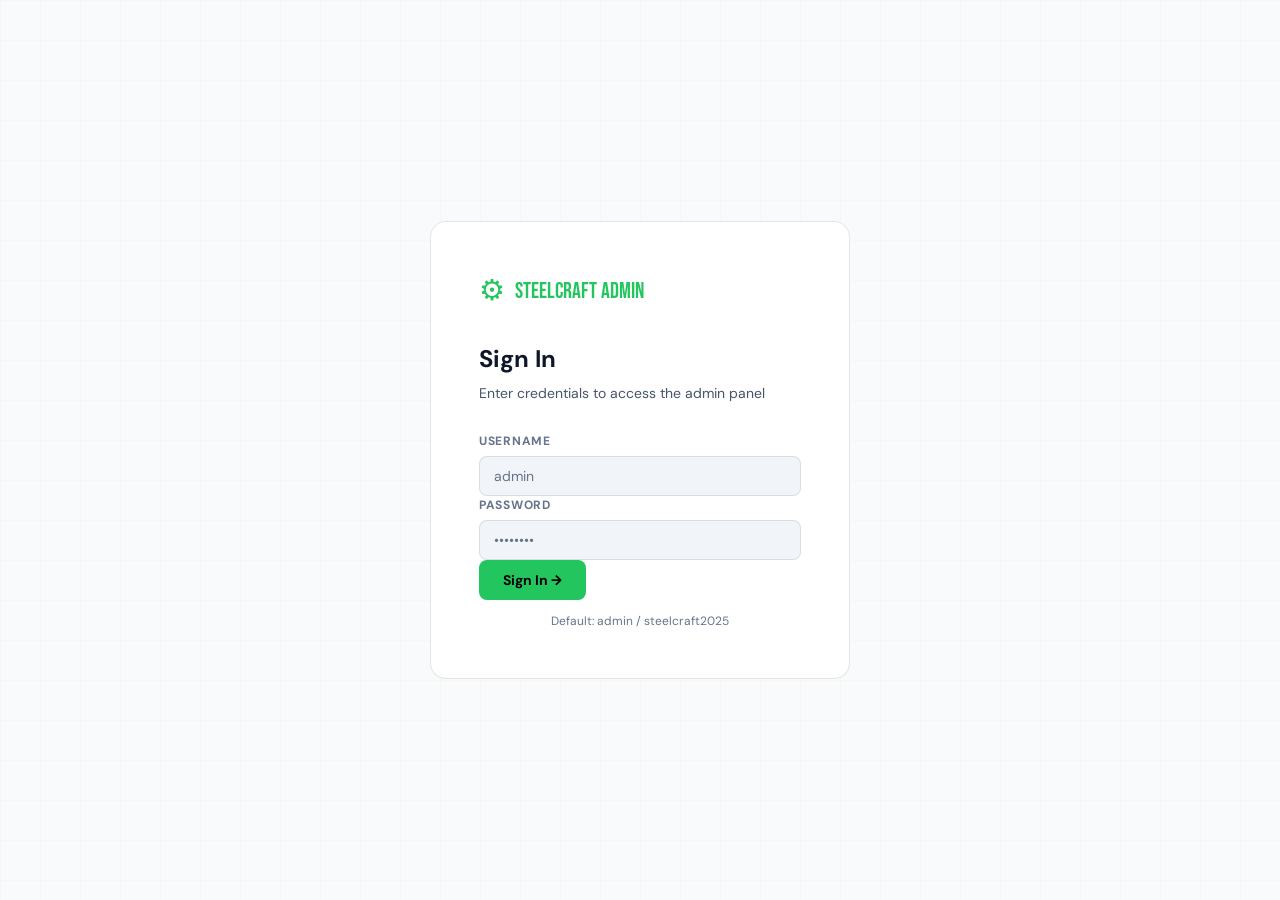
<file: Admin.html>
<!DOCTYPE html>
<html lang="en">
<head>
  <meta charset="UTF-8" />
  <meta name="viewport" content="width=device-width, initial-scale=1.0" />
  <title>SteelCraft Admin Panel</title>
  <link rel="preconnect" href="https://fonts.googleapis.com" />
  <link href="https://fonts.googleapis.com/css2?family=Bebas+Neue&family=DM+Sans:wght@300;400;500;600;700&family=DM+Mono:wght@400;500&display=swap" rel="stylesheet" />
  <link rel="stylesheet" href="admin.css" />
</head>
<body>

<!-- LOGIN SCREEN -->
<div id="loginScreen" class="login-screen">
  <div class="login-box">
    <div class="login-logo">
      <span>⚙</span>
      <span class="logo-text">STEEL<em>CRAFT</em> ADMIN</span>
    </div>
    <h2>Sign In</h2>
    <p class="login-sub">Enter credentials to access the admin panel</p>
    <div class="login-form">
      <div class="field-group">
        <label>Username</label>
        <input type="text" id="loginUser" placeholder="admin" />
      </div>
      <div class="field-group">
        <label>Password</label>
        <input type="password" id="loginPass" placeholder="••••••••" />
      </div>
      <div class="login-error hidden" id="loginError">Invalid credentials. Try: admin / steelcraft2025</div>
      <button class="btn-primary" onclick="doLogin()">Sign In →</button>
      <p class="login-hint">Default: admin / steelcraft2025</p>
    </div>
  </div>
</div>

<!-- ADMIN APP -->
<div id="adminApp" class="admin-app hidden">

  <!-- Sidebar -->
  <aside class="sidebar" id="sidebar">
    <div class="sb-logo">
      <span>⚙</span>
      <span class="logo-text">STEEL<em>CRAFT</em></span>
    </div>
    <nav class="sb-nav">
      <button class="sb-link active" data-panel="dashboard">📊 Dashboard</button>
      <button class="sb-link" data-panel="machines">⚙️ Machines</button>
      <button class="sb-link" data-panel="gallery">🖼️ Gallery</button>
      <button class="sb-link" data-panel="reviews">⭐ Reviews</button>
      <button class="sb-link" data-panel="settings">⚙ Settings</button>
    </nav>
    <div class="sb-bottom">
      <a href="../index.html" target="_blank" class="sb-link">🌐 View Website</a>
      <button class="sb-link" onclick="logout()">🚪 Logout</button>
    </div>
  </aside>

  <!-- Main -->
  <main class="admin-main">
    <header class="admin-header">
      <button class="sidebar-toggle" id="sidebarToggle">☰</button>
      <div class="ah-title" id="panelTitle">Dashboard</div>
      <div class="ah-right">
        <span class="ah-user">👤 Admin</span>
        <button class="btn-save" id="globalSave" onclick="saveAll()">💾 Save Changes</button>
      </div>
    </header>

    <!-- DASHBOARD -->
    <div class="panel active" id="panel-dashboard">
      <div class="dash-stats">
        <div class="dash-card">
          <div class="dc-icon">⚙️</div>
          <div class="dc-num" id="statMachines">0</div>
          <div class="dc-label">Machines Listed</div>
        </div>
        <div class="dash-card">
          <div class="dc-icon">🖼️</div>
          <div class="dc-num" id="statPhotos">0</div>
          <div class="dc-label">Gallery Photos</div>
        </div>
        <div class="dash-card">
          <div class="dc-icon">⭐</div>
          <div class="dc-num" id="statReviews">0</div>
          <div class="dc-label">Customer Reviews</div>
        </div>
        <div class="dash-card">
          <div class="dc-icon">🎥</div>
          <div class="dc-num" id="statVideos">0</div>
          <div class="dc-label">Videos</div>
        </div>
      </div>
      <div class="dash-actions">
        <h3>Quick Actions</h3>
        <div class="qa-grid">
          <button class="qa-btn" onclick="switchPanel('machines')">➕ Add Machine</button>
          <button class="qa-btn" onclick="switchPanel('gallery')">📷 Upload Photo</button>
          <button class="qa-btn" onclick="switchPanel('reviews')">💬 Add Review</button>
          <button class="qa-btn" onclick="exportData()">📤 Export Data</button>
        </div>
      </div>
      <div class="dash-recent">
        <h3>Recently Added Machines</h3>
        <div class="recent-list" id="recentMachines"></div>
      </div>
    </div>

    <!-- MACHINES PANEL -->
    <div class="panel" id="panel-machines">
      <div class="panel-toolbar">
        <h2>Manage Machines</h2>
        <button class="btn-primary" onclick="showAddMachineForm()">➕ Add New Machine</button>
      </div>

      <!-- Machine Form -->
      <div class="form-card hidden" id="machineFormCard">
        <h3 id="mFormTitle">Add New Machine</h3>
        <input type="hidden" id="mFormId" />
        <div class="form-grid">
          <div class="field-group">
            <label>Machine Name *</label>
            <input type="text" id="mName" placeholder="CNC Turning Center TC-500" />
          </div>
          <div class="field-group">
            <label>Category *</label>
            <select id="mCategory">
              <option value="cnc">CNC</option>
              <option value="lathe">Lathe</option>
              <option value="welding">Welding</option>
              <option value="press">Press</option>
              <option value="drilling">Drilling</option>
              <option value="other">Other</option>
            </select>
          </div>
          <div class="field-group">
            <label>Category Label</label>
            <input type="text" id="mCategoryLabel" placeholder="CNC Machine" />
          </div>
          <div class="field-group">
            <label>Price *</label>
            <input type="text" id="mPrice" placeholder="₹18,50,000" />
          </div>
          <div class="field-group">
            <label>Badge (optional)</label>
            <input type="text" id="mBadge" placeholder="BESTSELLER / HOT / PREMIUM" />
          </div>
          <div class="field-group">
            <label>Stock Status</label>
            <select id="mStock">
              <option value="in">In Stock</option>
              <option value="out">Out of Stock</option>
            </select>
          </div>
        </div>
        <div class="field-group full">
          <label>Description *</label>
          <textarea id="mDesc" rows="3" placeholder="Detailed description of the machine..."></textarea>
        </div>
        <div class="field-group full">
          <label>Main Image URL *</label>
          <input type="url" id="mImage" placeholder="https://images.unsplash.com/..." />
        </div>
        <div class="field-group full">
          <label>Gallery Images (one URL per line)</label>
          <textarea id="mGallery" rows="4" placeholder="https://...&#10;https://...&#10;https://..."></textarea>
        </div>
        <div class="field-group full">
          <label>Technical Specifications (Key: Value, one per line)</label>
          <textarea id="mSpecs" rows="6" placeholder="Max Swing Diameter: 500 mm&#10;Spindle Speed: 3500 RPM&#10;Weight: 4200 kg"></textarea>
        </div>
        <div class="form-actions">
          <button class="btn-primary" onclick="saveMachine()">💾 Save Machine</button>
          <button class="btn-ghost" onclick="cancelMachineForm()">Cancel</button>
        </div>
      </div>

      <!-- Machines List -->
      <div class="machines-table" id="machinesTable"></div>
    </div>

    <!-- GALLERY PANEL -->
    <div class="panel" id="panel-gallery">
      <div class="panel-toolbar">
        <h2>Manage Gallery</h2>
      </div>
      <div class="gallery-admin-tabs">
        <button class="ga-tab active" data-gtab="photos">📷 Photos</button>
        <button class="ga-tab" data-gtab="videos">🎥 Videos</button>
      </div>

      <!-- Photos -->
      <div id="ga-photos">
        <div class="add-photo-form form-card">
          <h3>Add Photo</h3>
          <div class="form-grid">
            <div class="field-group">
              <label>Image URL *</label>
              <input type="url" id="gPhotoUrl" placeholder="https://images.unsplash.com/..." />
            </div>
            <div class="field-group">
              <label>Caption</label>
              <input type="text" id="gPhotoCaption" placeholder="Workshop floor, Machine view..." />
            </div>
          </div>
          <button class="btn-primary" onclick="addPhoto()">➕ Add Photo</button>
        </div>
        <div class="gallery-admin-grid" id="galleryAdminGrid"></div>
      </div>

      <!-- Videos -->
      <div id="ga-videos" class="hidden">
        <div class="add-photo-form form-card">
          <h3>Add YouTube Video</h3>
          <div class="form-grid">
            <div class="field-group">
              <label>YouTube Video ID *</label>
              <input type="text" id="gVideoId" placeholder="dQw4w9WgXcQ (from youtube.com/watch?v=...)" />
            </div>
            <div class="field-group">
              <label>Caption</label>
              <input type="text" id="gVideoCaption" placeholder="Machine demo, Customer review..." />
            </div>
          </div>
          <button class="btn-primary" onclick="addVideo()">➕ Add Video</button>
        </div>
        <div class="gallery-admin-grid" id="videoAdminGrid"></div>
      </div>
    </div>

    <!-- REVIEWS PANEL -->
    <div class="panel" id="panel-reviews">
      <div class="panel-toolbar">
        <h2>Manage Reviews</h2>
        <button class="btn-primary" onclick="showAddReviewForm()">➕ Add Review</button>
      </div>
      <div class="form-card hidden" id="reviewFormCard">
        <h3 id="rFormTitle">Add Review</h3>
        <input type="hidden" id="rFormIdx" value="-1" />
        <div class="form-grid">
          <div class="field-group">
            <label>Customer Name *</label>
            <input type="text" id="rName" placeholder="Rajesh Mehta" />
          </div>
          <div class="field-group">
            <label>Company & Location</label>
            <input type="text" id="rCompany" placeholder="Mehta Auto Parts, Pune" />
          </div>
          <div class="field-group">
            <label>Rating (1–5) *</label>
            <select id="rRating">
              <option value="5">★★★★★ (5)</option>
              <option value="4">★★★★☆ (4)</option>
              <option value="3">★★★☆☆ (3)</option>
              <option value="2">★★☆☆☆ (2)</option>
              <option value="1">★☆☆☆☆ (1)</option>
            </select>
          </div>
          <div class="field-group">
            <label>Product Purchased</label>
            <input type="text" id="rProduct" placeholder="CNC Turning Center TC-500" />
          </div>
        </div>
        <div class="field-group full">
          <label>Review Text *</label>
          <textarea id="rText" rows="4" placeholder="Customer's review..."></textarea>
        </div>
        <div class="form-actions">
          <button class="btn-primary" onclick="saveReview()">💾 Save Review</button>
          <button class="btn-ghost" onclick="cancelReviewForm()">Cancel</button>
        </div>
      </div>
      <div class="reviews-admin-list" id="reviewsAdminList"></div>
    </div>

    <!-- SETTINGS PANEL -->
    <div class="panel" id="panel-settings">
      <h2>Site Settings</h2>
      <div class="form-card">
        <h3>Contact Information</h3>
        <div class="form-grid">
          <div class="field-group">
            <label>Phone / WhatsApp Number</label>
            <input type="text" id="setPhone" placeholder="+91 98765 43210" />
          </div>
          <div class="field-group">
            <label>Email Address</label>
            <input type="email" id="setEmail" placeholder="info@steelcraftworkshop.com" />
          </div>
          <div class="field-group full">
            <label>Address</label>
            <input type="text" id="setAddress" placeholder="12 Industrial Estate, Asansol – 713301" />
          </div>
        </div>
        <div class="form-actions">
          <button class="btn-primary" onclick="saveSettings()">💾 Save Settings</button>
        </div>
      </div>
      <div class="form-card" style="margin-top:24px">
        <h3>Data Management</h3>
        <div class="qa-grid">
          <button class="qa-btn" onclick="exportData()">📤 Export JSON</button>
          <button class="qa-btn danger" onclick="resetData()">🗑️ Reset to Default</button>
        </div>
        <p style="color:var(--text3);font-size:.8rem;margin-top:16px">All data is stored in your browser's localStorage. Export regularly to keep a backup.</p>
      </div>
      <div class="form-card" style="margin-top:24px">
        <h3>Change Password</h3>
        <div class="form-grid">
          <div class="field-group">
            <label>New Username</label>
            <input type="text" id="newUser" placeholder="admin" />
          </div>
          <div class="field-group">
            <label>New Password</label>
            <input type="password" id="newPass" placeholder="••••••••" />
          </div>
        </div>
        <button class="btn-primary" onclick="changePassword()">🔒 Update Credentials</button>
      </div>
    </div>

  </main>
</div>

<!-- Toast -->
<div class="toast" id="adminToast"></div>

<script src="data.js"></script>
<script src="admin.js"></script>
</body>
</html>
</file>
<file: admin.css>
/* ═══════════════════════════════════════════════
   STEELCRAFT ADMIN PANEL — CSS
═══════════════════════════════════════════════ */

:root {
  --bg: #f8fafc;
  --bg2: #ffffff;
  --bg3: #f1f5f9;
  --surface: #ffffff;
  --surface2: #f8fafc;
  --border: rgba(0,0,0,0.1);
  --amber: #22c55e;
  --amber-light: #34d399;
  --steel: #64748b;
  --text: #0f172a;
  --text2: #475569;
  --text3: #64748b;
  --green: #22c55e;
  --red: #ef4444;
  --radius: 10px;
  --sidebar-w: 240px;
  --font-body: 'DM Sans', sans-serif;
  --font-display: 'Bebas Neue', sans-serif;
  --font-mono: 'DM Mono', monospace;
  --transition: 0.25s ease;
}

*, *::before, *::after { box-sizing: border-box; margin: 0; padding: 0; }
html, body { height: 100%; }
body { background: var(--bg); color: var(--text); font-family: var(--font-body); font-size: 14px; line-height: 1.5; }
a { color: inherit; text-decoration: none; }
button { cursor: pointer; border: none; background: none; font-family: inherit; font-size: inherit; }
input, select, textarea { font-family: inherit; font-size: inherit; }

::-webkit-scrollbar { width: 5px; }
::-webkit-scrollbar-track { background: var(--bg); }
::-webkit-scrollbar-thumb { background: var(--surface2); border-radius: 3px; }

/* ─── LOGIN ─── */
.login-screen {
  min-height: 100vh; display: flex; align-items: center; justify-content: center;
  background: var(--bg);
  background-image: linear-gradient(rgba(245,158,11,0.04) 1px, transparent 1px),
    linear-gradient(90deg, rgba(245,158,11,0.04) 1px, transparent 1px);
  background-size: 40px 40px;
}
.login-box {
  background: var(--surface); border: 1px solid var(--border);
  border-radius: 16px; padding: 48px; width: 420px; max-width: 90vw;
}
.login-logo {
  display: flex; align-items: center; gap: 10px;
  font-family: var(--font-display); font-size: 1.4rem; margin-bottom: 28px;
  color: var(--amber);
}
.login-logo span:first-child { font-size: 1.8rem; }
.logo-text em { color: var(--amber); font-style: normal; }
.login-box h2 { font-size: 1.5rem; margin-bottom: 6px; }
.login-sub { color: var(--text2); font-size: 0.875rem; margin-bottom: 28px; }
.login-error {
  background: rgba(239,68,68,0.1); border: 1px solid rgba(239,68,68,0.3);
  color: var(--red); padding: 10px 14px; border-radius: 8px; font-size: 0.825rem;
  margin-bottom: 16px;
}
.login-hint { color: var(--text3); font-size: 0.75rem; text-align: center; margin-top: 12px; }

/* ─── ADMIN APP ─── */
.admin-app { display: flex; height: 100vh; overflow: hidden; }

/* ─── SIDEBAR ─── */
.sidebar {
  width: var(--sidebar-w); background: var(--bg2);
  border-right: 1px solid var(--border);
  display: flex; flex-direction: column;
  flex-shrink: 0; transition: transform var(--transition);
  z-index: 100;
}
.sb-logo {
  display: flex; align-items: center; gap: 8px; padding: 20px 20px 16px;
  font-family: var(--font-display); font-size: 1.1rem; color: var(--amber);
  border-bottom: 1px solid var(--border);
}
.sb-logo span:first-child { font-size: 1.4rem; }
.sb-nav { flex: 1; padding: 16px 12px; display: flex; flex-direction: column; gap: 4px; overflow-y: auto; }
.sb-link {
  display: flex; align-items: center; gap: 10px;
  padding: 11px 14px; border-radius: 8px; width: 100%; text-align: left;
  color: var(--text2); font-weight: 500; font-size: 0.875rem;
  transition: var(--transition);
}
.sb-link:hover { background: var(--surface); color: var(--text); }
.sb-link.active { background: rgba(245,158,11,0.12); color: var(--amber); font-weight: 600; }
.sb-bottom { padding: 12px; border-top: 1px solid var(--border); display: flex; flex-direction: column; gap: 4px; }

/* ─── MAIN ─── */
.admin-main { flex: 1; display: flex; flex-direction: column; overflow: hidden; }
.admin-header {
  height: 60px; background: var(--bg2); border-bottom: 1px solid var(--border);
  display: flex; align-items: center; gap: 16px; padding: 0 24px; flex-shrink: 0;
}
.sidebar-toggle { display: none; font-size: 1.2rem; color: var(--text2); }
.ah-title { font-weight: 700; font-size: 1rem; flex: 1; }
.ah-right { display: flex; align-items: center; gap: 12px; }
.ah-user { font-size: 0.8rem; color: var(--text3); }
.btn-save {
  background: var(--amber); color: #000; padding: 8px 18px; border-radius: 6px;
  font-weight: 700; font-size: 0.8rem; transition: var(--transition);
}
.btn-save:hover { background: var(--amber-light); }

/* ─── PANELS ─── */
.panel { display: none; flex: 1; overflow-y: auto; padding: 28px 24px; }
.panel.active { display: block; }

/* ─── DASHBOARD ─── */
.dash-stats { display: grid; grid-template-columns: repeat(4, 1fr); gap: 16px; margin-bottom: 32px; }
.dash-card {
  background: var(--surface); border: 1px solid var(--border); border-radius: var(--radius);
  padding: 24px; text-align: center;
}
.dc-icon { font-size: 2rem; margin-bottom: 10px; }
.dc-num { font-family: var(--font-display); font-size: 2.4rem; color: var(--amber); letter-spacing: .04em; }
.dc-label { font-size: 0.75rem; color: var(--text3); font-weight: 600; text-transform: uppercase; letter-spacing: .06em; margin-top: 4px; }
.dash-actions { background: var(--surface); border: 1px solid var(--border); border-radius: var(--radius); padding: 24px; margin-bottom: 24px; }
.dash-actions h3 { margin-bottom: 16px; }
.qa-grid { display: flex; gap: 12px; flex-wrap: wrap; }
.qa-btn {
  background: var(--surface2); border: 1px solid var(--border);
  color: var(--text); padding: 10px 20px; border-radius: 8px;
  font-weight: 600; font-size: 0.85rem; transition: var(--transition);
}
.qa-btn:hover { border-color: var(--amber); color: var(--amber); }
.qa-btn.danger:hover { border-color: var(--red); color: var(--red); }
.dash-recent { background: var(--surface); border: 1px solid var(--border); border-radius: var(--radius); padding: 24px; }
.dash-recent h3 { margin-bottom: 16px; }
.recent-item {
  display: flex; align-items: center; gap: 14px;
  padding: 12px 0; border-bottom: 1px solid var(--border);
}
.recent-item:last-child { border-bottom: none; }
.ri-img { width: 50px; height: 40px; border-radius: 6px; object-fit: cover; flex-shrink: 0; }
.ri-name { font-weight: 600; font-size: 0.875rem; }
.ri-price { color: var(--amber); font-size: 0.8rem; font-family: var(--font-mono); }

/* ─── PANEL TOOLBAR ─── */
.panel-toolbar { display: flex; align-items: center; justify-content: space-between; margin-bottom: 24px; }
.panel-toolbar h2 { font-size: 1.25rem; }

/* ─── FORM CARD ─── */
.form-card {
  background: var(--surface); border: 1px solid var(--border);
  border-radius: var(--radius); padding: 28px; margin-bottom: 28px;
}
.form-card h3 { margin-bottom: 22px; font-size: 1rem; }
.form-grid { display: grid; grid-template-columns: 1fr 1fr; gap: 16px 20px; margin-bottom: 16px; }
.field-group { display: flex; flex-direction: column; gap: 6px; }
.field-group.full { grid-column: 1 / -1; }
.field-group label { font-size: 0.75rem; font-weight: 700; color: var(--text3); text-transform: uppercase; letter-spacing: .06em; }
.field-group input, .field-group select, .field-group textarea {
  background: var(--bg3); border: 1px solid var(--border);
  border-radius: 8px; padding: 10px 14px; color: var(--text);
  transition: var(--transition); resize: vertical;
}
.field-group input:focus, .field-group select, .field-group textarea:focus {
  outline: none; border-color: var(--amber);
}
.field-group input::placeholder, .field-group textarea::placeholder { color: var(--text3); }
.form-actions { display: flex; gap: 12px; margin-top: 20px; }

/* ─── BUTTONS ─── */
.btn-primary {
  background: var(--amber); color: #000; padding: 11px 24px; border-radius: 8px;
  font-weight: 700; font-size: 0.875rem; transition: var(--transition); display: inline-flex; align-items: center; gap: 6px;
}
.btn-primary:hover { background: var(--amber-light); }
.btn-ghost {
  background: transparent; border: 1px solid var(--border); color: var(--text2);
  padding: 11px 22px; border-radius: 8px; font-weight: 500; font-size: 0.875rem;
  transition: var(--transition);
}
.btn-ghost:hover { border-color: var(--amber); color: var(--amber); }
.btn-sm { padding: 6px 14px; font-size: 0.78rem; border-radius: 6px; font-weight: 600; }
.btn-danger { background: rgba(239,68,68,0.15); color: var(--red); border: 1px solid rgba(239,68,68,0.3); padding: 6px 14px; border-radius: 6px; font-weight: 600; font-size: 0.78rem; transition: var(--transition); }
.btn-danger:hover { background: rgba(239,68,68,0.25); }
.btn-edit { background: rgba(245,158,11,0.12); color: var(--amber); border: 1px solid rgba(245,158,11,0.3); padding: 6px 14px; border-radius: 6px; font-weight: 600; font-size: 0.78rem; transition: var(--transition); }
.btn-edit:hover { background: rgba(245,158,11,0.22); }

/* ─── MACHINES TABLE ─── */
.machines-table { display: flex; flex-direction: column; gap: 12px; }
.machine-row {
  background: var(--surface); border: 1px solid var(--border);
  border-radius: var(--radius); padding: 18px 20px;
  display: flex; align-items: center; gap: 16px;
}
.mr-img { width: 70px; height: 55px; border-radius: 8px; object-fit: cover; flex-shrink: 0; }
.mr-info { flex: 1; }
.mr-name { font-weight: 700; margin-bottom: 4px; }
.mr-meta { display: flex; gap: 12px; flex-wrap: wrap; font-size: 0.78rem; color: var(--text3); }
.mr-price { color: var(--amber); font-family: var(--font-mono); font-weight: 600; }
.mr-actions { display: flex; gap: 8px; flex-shrink: 0; }
.badge-pill {
  display: inline-block; padding: 2px 10px; border-radius: 100px; font-size: 0.7rem; font-weight: 700;
}
.badge-in { background: rgba(34,197,94,0.15); color: var(--green); border: 1px solid rgba(34,197,94,0.3); }
.badge-out { background: rgba(239,68,68,0.15); color: var(--red); border: 1px solid rgba(239,68,68,0.3); }

/* ─── GALLERY ADMIN ─── */
.gallery-admin-tabs { display: flex; gap: 10px; margin-bottom: 20px; }
.ga-tab {
  padding: 9px 22px; border-radius: 8px; border: 1px solid var(--border);
  color: var(--text2); font-weight: 600; font-size: 0.875rem; transition: var(--transition);
}
.ga-tab.active { background: var(--amber); color: #000; border-color: var(--amber); }
.ga-tab:hover:not(.active) { border-color: var(--amber); color: var(--amber); }

.add-photo-form { margin-bottom: 24px; }
.gallery-admin-grid {
  display: grid; grid-template-columns: repeat(auto-fill, minmax(180px, 1fr)); gap: 14px;
}
.ga-item {
  background: var(--surface); border: 1px solid var(--border); border-radius: var(--radius);
  overflow: hidden;
}
.ga-item img { width: 100%; height: 130px; object-fit: cover; display: block; }
.ga-item .ga-footer { padding: 10px 12px; display: flex; align-items: center; justify-content: space-between; }
.ga-caption { font-size: 0.75rem; color: var(--text2); flex: 1; white-space: nowrap; overflow: hidden; text-overflow: ellipsis; }

.video-thumb {
  background: var(--bg3); height: 130px; display: flex; align-items: center; justify-content: center;
  font-size: 2rem; cursor: pointer; text-decoration: none;
}

/* ─── REVIEWS ADMIN ─── */
.reviews-admin-list { display: flex; flex-direction: column; gap: 14px; }
.review-row {
  background: var(--surface); border: 1px solid var(--border);
  border-radius: var(--radius); padding: 18px 20px;
  display: flex; align-items: flex-start; gap: 16px;
}
.rr-info { flex: 1; }
.rr-name { font-weight: 700; }
.rr-stars { color: var(--amber); font-size: 0.85rem; margin: 4px 0; }
.rr-text { color: var(--text2); font-size: 0.85rem; line-height: 1.6; }
.rr-meta { font-size: 0.75rem; color: var(--text3); margin-top: 6px; }
.rr-actions { display: flex; gap: 8px; flex-shrink: 0; }

/* ─── TOAST ─── */
.toast {
  position: fixed; bottom: 24px; left: 50%; transform: translateX(-50%) translateY(12px);
  background: var(--surface); border: 1px solid var(--amber); color: var(--text);
  padding: 12px 24px; border-radius: 100px; font-weight: 600; font-size: 0.85rem;
  opacity: 0; pointer-events: none; transition: all 0.3s ease; z-index: 9999; white-space: nowrap;
}
.toast.show { opacity: 1; transform: translateX(-50%) translateY(0); }

/* ─── UTILITIES ─── */
.hidden { display: none !important; }

/* ─── RESPONSIVE ─── */
@media (max-width: 768px) {
  .sidebar {
    position: fixed; left: 0; top: 0; bottom: 0;
    transform: translateX(-100%);
  }
  .sidebar.open { transform: translateX(0); }
  .sidebar-toggle { display: block; }
  .dash-stats { grid-template-columns: 1fr 1fr; }
  .form-grid { grid-template-columns: 1fr; }
  .machine-row { flex-wrap: wrap; }
  .mr-img { width: 60px; height: 45px; }
}
@media (max-width: 480px) {
  .dash-stats { grid-template-columns: 1fr; }
  .panel { padding: 16px; }
}
</file>
